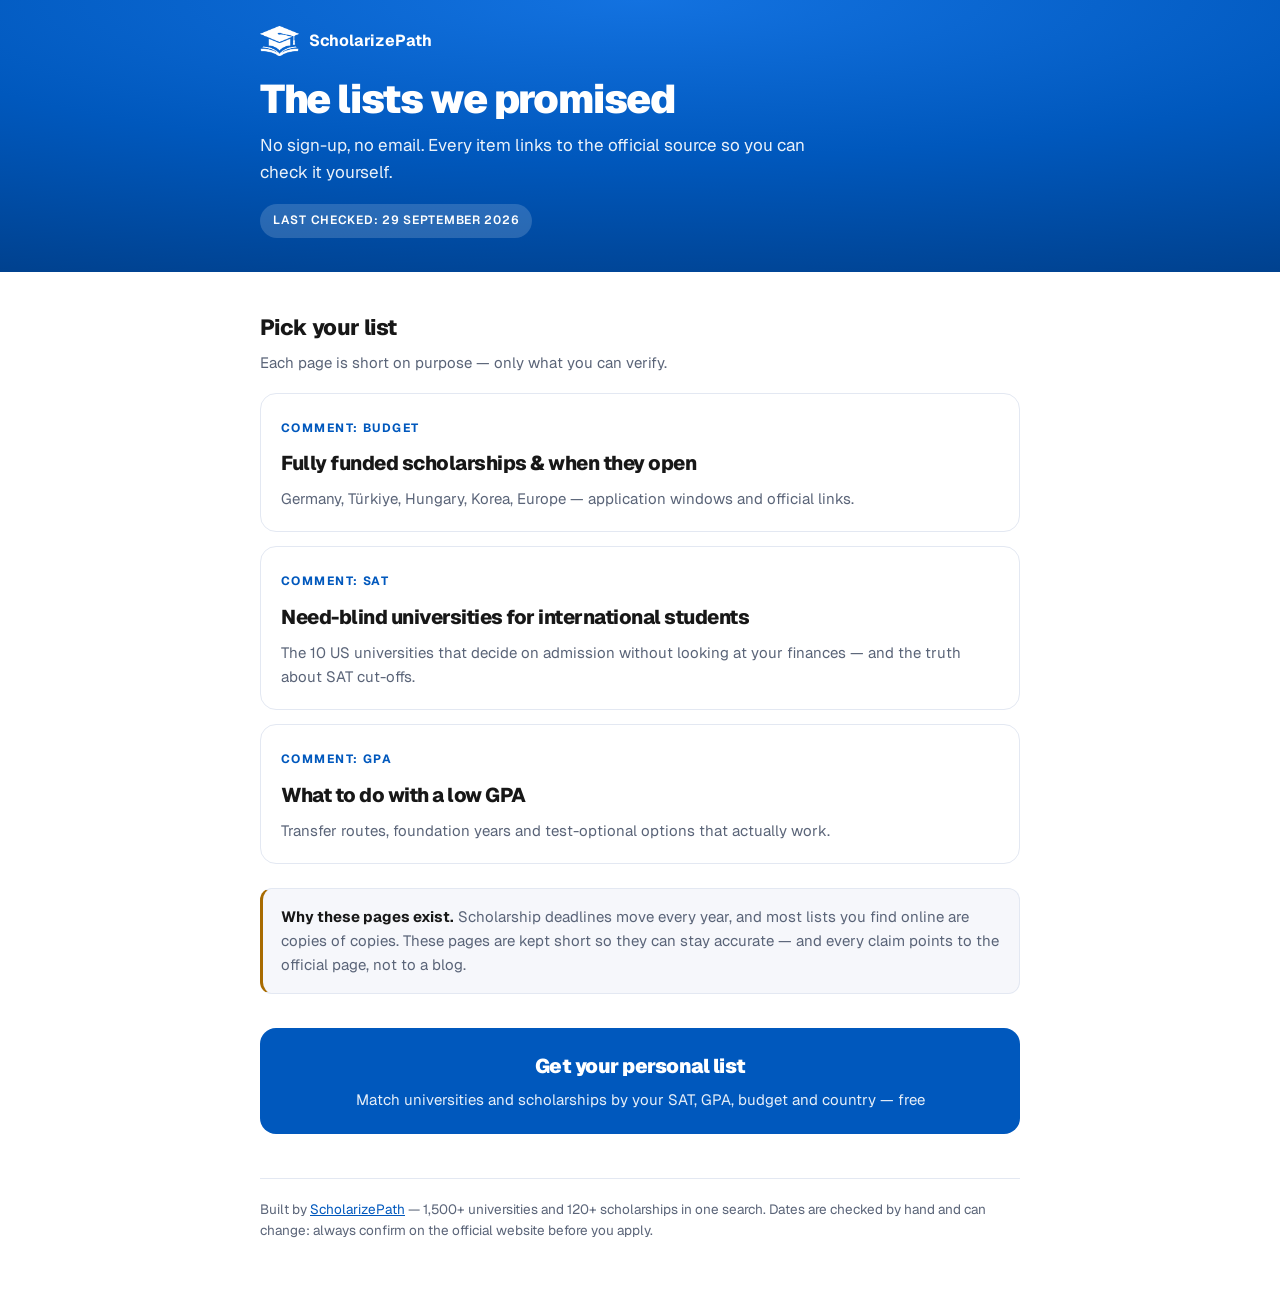
<file: index.html>
<!doctype html>
<html lang="en">
<head>
<meta charset="utf-8">
<meta name="viewport" content="width=device-width, initial-scale=1">
<title>Free Study Abroad Lists — ScholarizePath</title>
<meta name="description" content="Verified lists for international students: fully funded scholarship deadlines, need-blind universities, and routes with a low GPA.">
<link rel="preconnect" href="https://fonts.googleapis.com">
<link rel="preconnect" href="https://fonts.gstatic.com" crossorigin>
<link rel="stylesheet" href="https://fonts.googleapis.com/css2?family=Geist:wght@400;600;700;800;900&display=swap">
<link rel="stylesheet" href="style.css">
</head>
<body>

<header class="top">
  <div class="inner">
    <div class="lock"><img src="logo-icon.png" alt=""><span>ScholarizePath</span></div>
    <h1>The lists we promised</h1>
    <p>No sign-up, no email. Every item links to the official source so you can check it yourself.</p>
    <span class="checked">Last checked: 29 September 2026</span>
  </div>
</header>

<div class="wrap">
  <h2>Pick your list</h2>
  <p class="note">Each page is short on purpose — only what you can verify.</p>

  <div class="hub">
    <a class="tile" href="budget.html">
      <span class="k">Comment: BUDGET</span>
      <h3>Fully funded scholarships &amp; when they open</h3>
      <p>Germany, Türkiye, Hungary, Korea, Europe — application windows and official links.</p>
    </a>
    <a class="tile" href="sat.html">
      <span class="k">Comment: SAT</span>
      <h3>Need-blind universities for international students</h3>
      <p>The 10 US universities that decide on admission without looking at your finances — and the truth about SAT cut-offs.</p>
    </a>
    <a class="tile" href="gpa.html">
      <span class="k">Comment: GPA</span>
      <h3>What to do with a low GPA</h3>
      <p>Transfer routes, foundation years and test-optional options that actually work.</p>
    </a>
  </div>

  <div class="warn">
    <b>Why these pages exist.</b> Scholarship deadlines move every year, and most lists you find online are copies of copies. These pages are kept short so they can stay accurate — and every claim points to the official page, not to a blog.
  </div>

  <a class="cta" href="https://scholarizepath.xyz/?utm_source=instagram&amp;utm_medium=dm&amp;utm_campaign=lists">
    <b>Get your personal list</b>
    <span>Match universities and scholarships by your SAT, GPA, budget and country — free</span>
  </a>

  <footer>
    Built by <a href="https://scholarizepath.xyz/?utm_source=github&amp;utm_medium=footer">ScholarizePath</a> — 1,500+ universities and 120+ scholarships in one search.
    Dates are checked by hand and can change: always confirm on the official website before you apply.
  </footer>
</div>

</body>
</html>
</file>
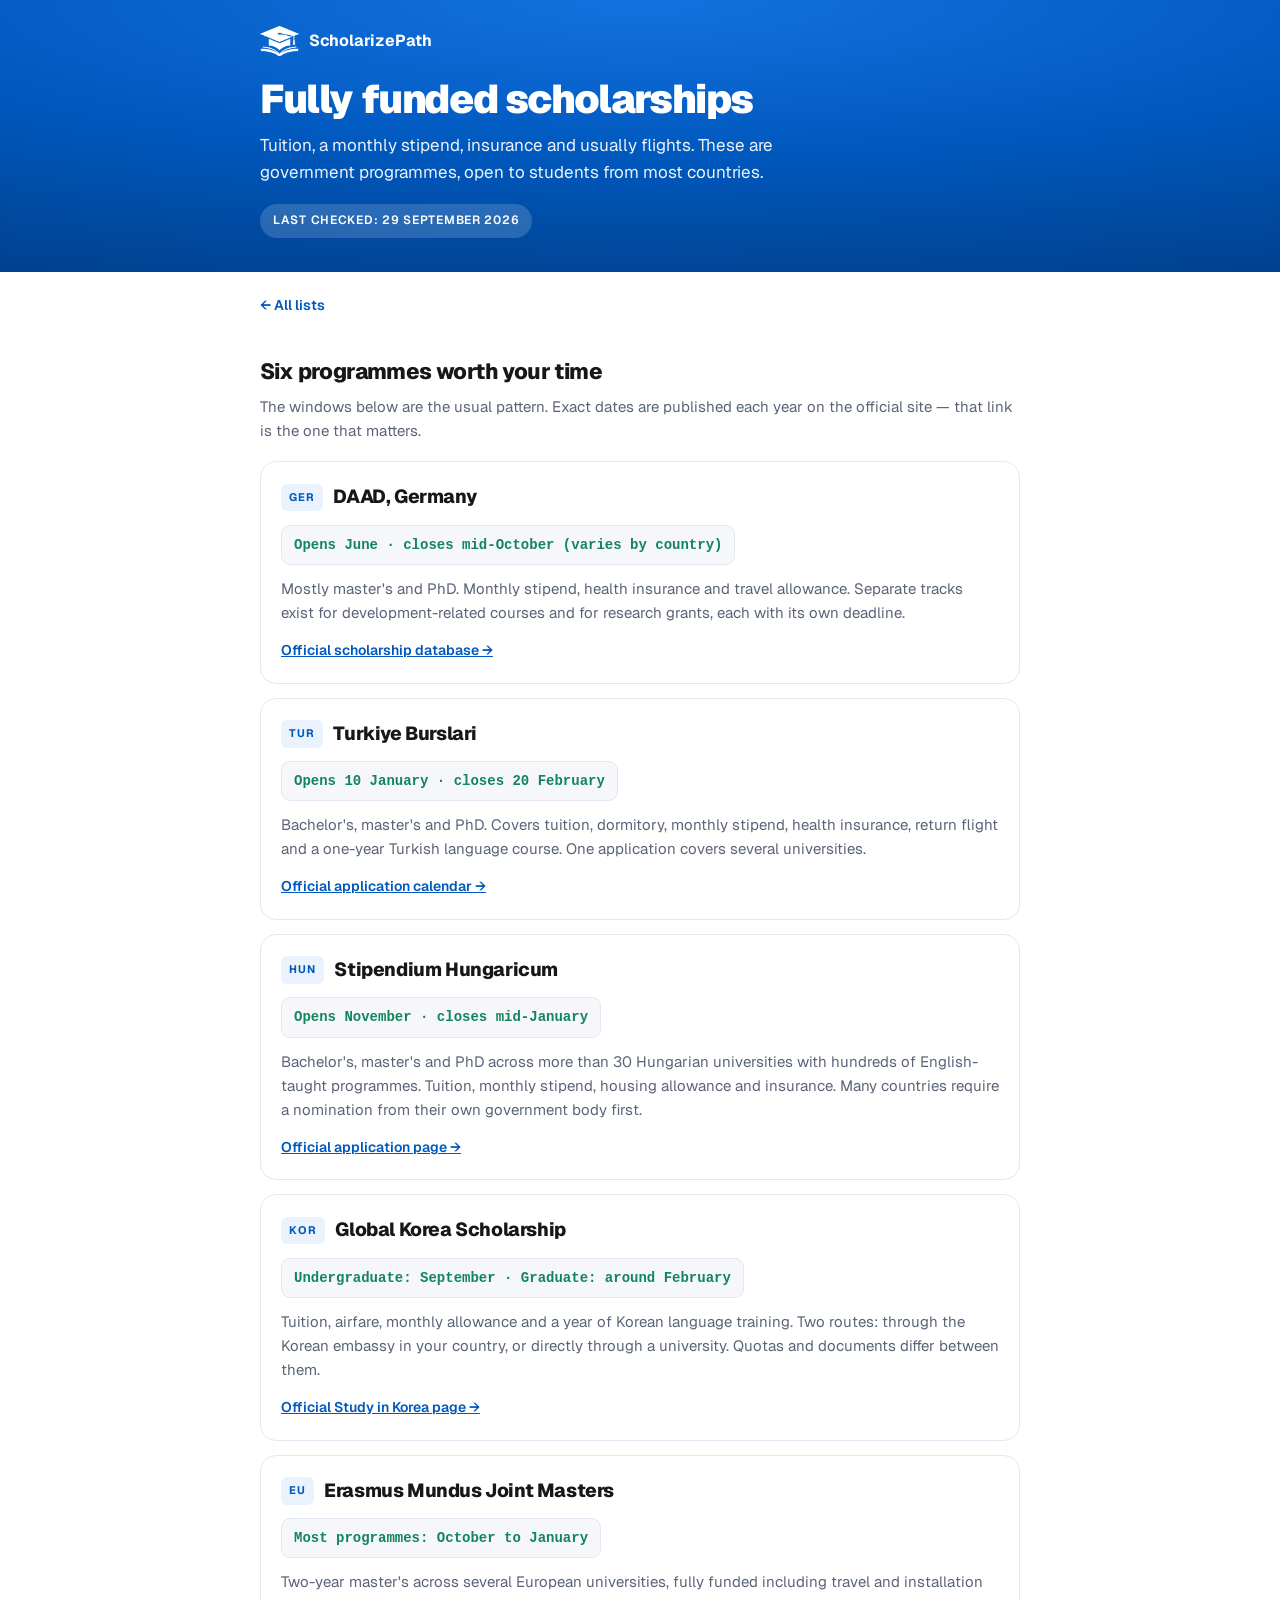
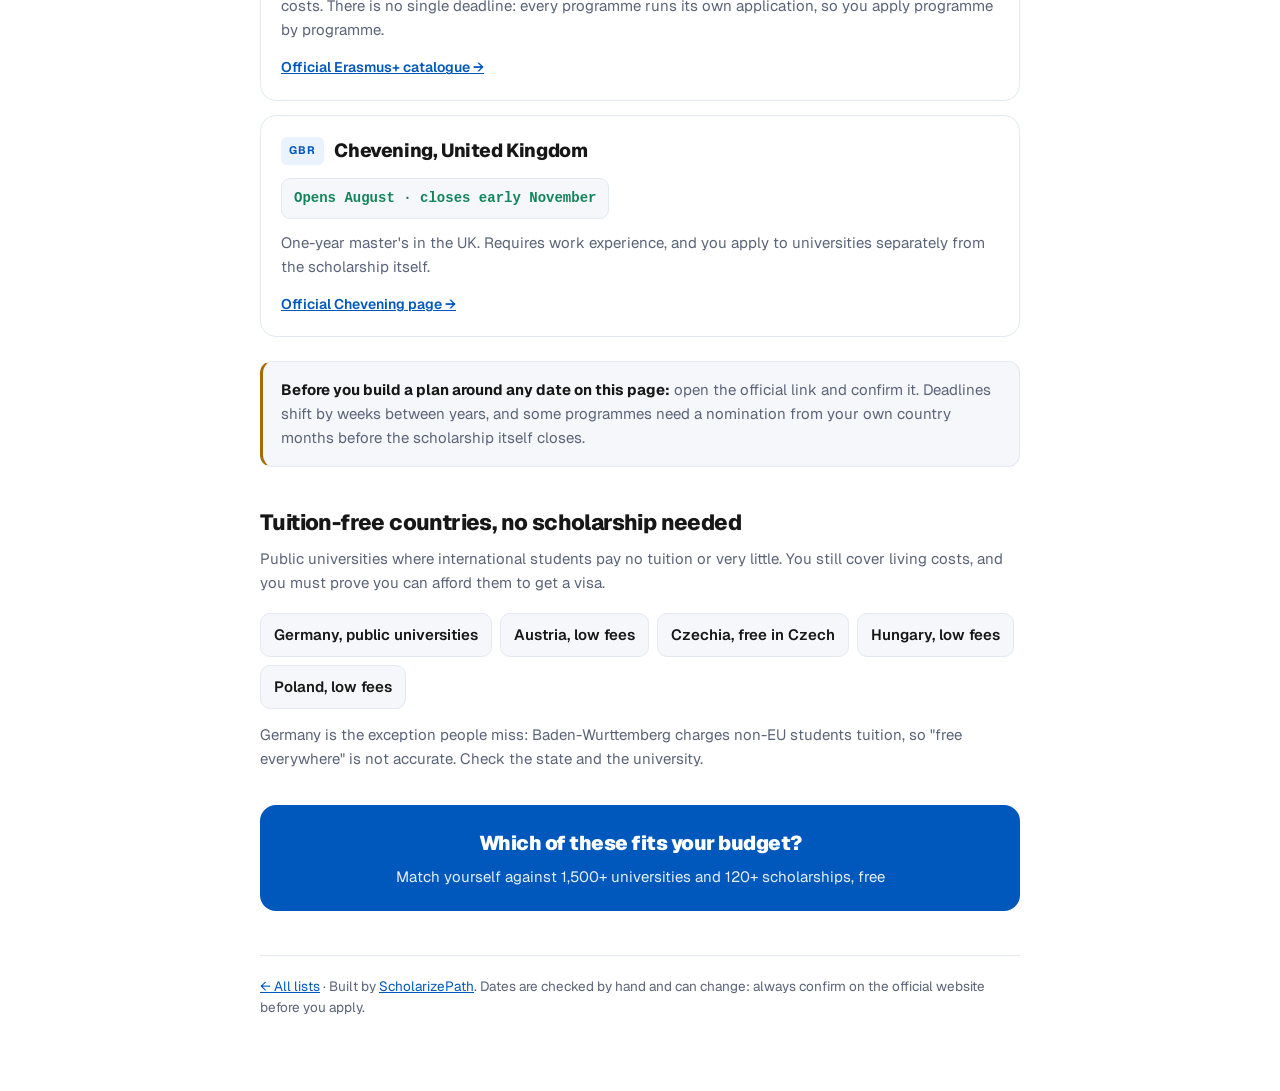
<file: budget.html>
<!doctype html>
<html lang="en">
<head>
<meta charset="utf-8">
<meta name="viewport" content="width=device-width, initial-scale=1">
<title>Fully Funded Scholarships — Deadlines for International Students</title>
<meta name="description" content="Fully funded scholarships for international students: DAAD, Turkiye Burslari, Stipendium Hungaricum, Global Korea Scholarship, Erasmus Mundus and Chevening.">
<link rel="preconnect" href="https://fonts.googleapis.com">
<link rel="preconnect" href="https://fonts.gstatic.com" crossorigin>
<link rel="stylesheet" href="https://fonts.googleapis.com/css2?family=Geist:wght@400;600;700;800;900&display=swap">
<link rel="stylesheet" href="style.css">
</head>
<body>

<header class="top">
  <div class="inner">
    <div class="lock"><img src="logo-icon.png" alt=""><span>ScholarizePath</span></div>
    <h1>Fully funded scholarships</h1>
    <p>Tuition, a monthly stipend, insurance and usually flights. These are government programmes, open to students from most countries.</p>
    <span class="checked">Last checked: 29 September 2026</span>
  </div>
</header>

<div class="wrap">
  <nav class="back"><a href="index.html">← All lists</a></nav>

  <h2>Six programmes worth your time</h2>
  <p class="note">The windows below are the usual pattern. Exact dates are published each year on the official site — that link is the one that matters.</p>

  <div class="card">
    <h3><span class="flag">GER</span> DAAD, Germany</h3>
    <div class="when">Opens June · closes mid-October (varies by country)</div>
    <p>Mostly master's and PhD. Monthly stipend, health insurance and travel allowance. Separate tracks exist for development-related courses and for research grants, each with its own deadline.</p>
    <a class="src" href="https://www.daad.org/en/find-funding/scholarship-database/" rel="noopener">Official scholarship database →</a>
  </div>

  <div class="card">
    <h3><span class="flag">TUR</span> Turkiye Burslari</h3>
    <div class="when">Opens 10 January · closes 20 February</div>
    <p>Bachelor's, master's and PhD. Covers tuition, dormitory, monthly stipend, health insurance, return flight and a one-year Turkish language course. One application covers several universities.</p>
    <a class="src" href="https://www.turkiyeburslari.gov.tr/calendar" rel="noopener">Official application calendar →</a>
  </div>

  <div class="card">
    <h3><span class="flag">HUN</span> Stipendium Hungaricum</h3>
    <div class="when">Opens November · closes mid-January</div>
    <p>Bachelor's, master's and PhD across more than 30 Hungarian universities with hundreds of English-taught programmes. Tuition, monthly stipend, housing allowance and insurance. Many countries require a nomination from their own government body first.</p>
    <a class="src" href="https://stipendiumhungaricum.hu/apply/" rel="noopener">Official application page →</a>
  </div>

  <div class="card">
    <h3><span class="flag">KOR</span> Global Korea Scholarship</h3>
    <div class="when">Undergraduate: September · Graduate: around February</div>
    <p>Tuition, airfare, monthly allowance and a year of Korean language training. Two routes: through the Korean embassy in your country, or directly through a university. Quotas and documents differ between them.</p>
    <a class="src" href="https://www.studyinkorea.go.kr/ko/plan/scholarship.do" rel="noopener">Official Study in Korea page →</a>
  </div>

  <div class="card">
    <h3><span class="flag">EU</span> Erasmus Mundus Joint Masters</h3>
    <div class="when">Most programmes: October to January</div>
    <p>Two-year master's across several European universities, fully funded including travel and installation costs. There is no single deadline: every programme runs its own application, so you apply programme by programme.</p>
    <a class="src" href="https://erasmus-plus.ec.europa.eu/opportunities/opportunities-for-individuals/students/erasmus-mundus-joint-masters-scholarships" rel="noopener">Official Erasmus+ catalogue →</a>
  </div>

  <div class="card">
    <h3><span class="flag">GBR</span> Chevening, United Kingdom</h3>
    <div class="when">Opens August · closes early November</div>
    <p>One-year master's in the UK. Requires work experience, and you apply to universities separately from the scholarship itself.</p>
    <a class="src" href="https://www.chevening.org/scholarships/" rel="noopener">Official Chevening page →</a>
  </div>

  <div class="warn">
    <b>Before you build a plan around any date on this page:</b> open the official link and confirm it. Deadlines shift by weeks between years, and some programmes need a nomination from your own country months before the scholarship itself closes.
  </div>

  <h2>Tuition-free countries, no scholarship needed</h2>
  <p class="note">Public universities where international students pay no tuition or very little. You still cover living costs, and you must prove you can afford them to get a visa.</p>
  <ul class="plain">
    <li>Germany, public universities</li>
    <li>Austria, low fees</li>
    <li>Czechia, free in Czech</li>
    <li>Hungary, low fees</li>
    <li>Poland, low fees</li>
  </ul>
  <p class="note" style="margin-top:14px">Germany is the exception people miss: Baden-Wurttemberg charges non-EU students tuition, so "free everywhere" is not accurate. Check the state and the university.</p>

  <a class="cta" href="https://scholarizepath.xyz/?utm_source=instagram&amp;utm_medium=dm&amp;utm_campaign=budget">
    <b>Which of these fits your budget?</b>
    <span>Match yourself against 1,500+ universities and 120+ scholarships, free</span>
  </a>

  <footer>
    <a href="index.html">← All lists</a> · Built by <a href="https://scholarizepath.xyz/?utm_source=github&amp;utm_medium=footer">ScholarizePath</a>.
    Dates are checked by hand and can change: always confirm on the official website before you apply.
  </footer>
</div>

</body>
</html>
</file>
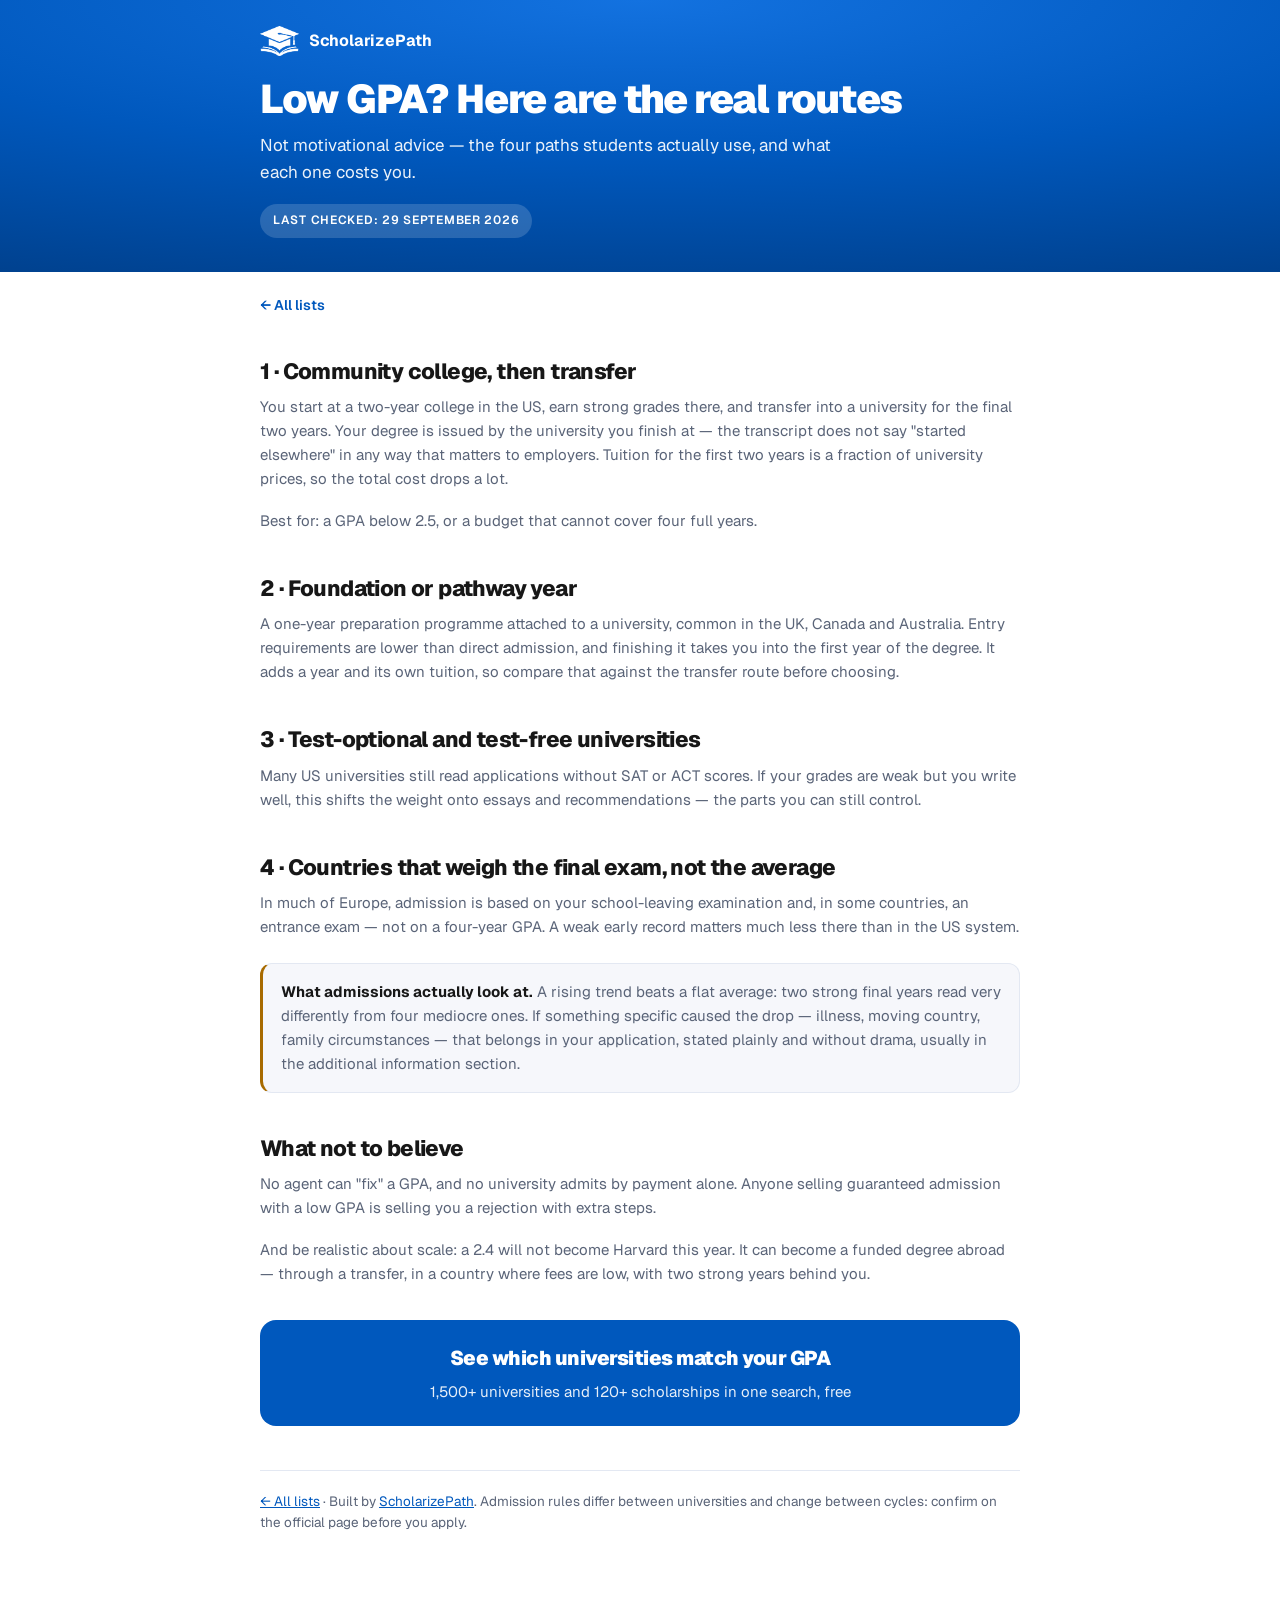
<file: gpa.html>
<!doctype html>
<html lang="en">
<head>
<meta charset="utf-8">
<meta name="viewport" content="width=device-width, initial-scale=1">
<title>Study Abroad With a Low GPA — Routes That Work</title>
<meta name="description" content="What to do if your GPA is low: transfer routes, foundation years, test-optional universities and how admissions read your grade trend.">
<link rel="preconnect" href="https://fonts.googleapis.com">
<link rel="preconnect" href="https://fonts.gstatic.com" crossorigin>
<link rel="stylesheet" href="https://fonts.googleapis.com/css2?family=Geist:wght@400;600;700;800;900&display=swap">
<link rel="stylesheet" href="style.css">
</head>
<body>

<header class="top">
  <div class="inner">
    <div class="lock"><img src="logo-icon.png" alt=""><span>ScholarizePath</span></div>
    <h1>Low GPA? Here are the real routes</h1>
    <p>Not motivational advice — the four paths students actually use, and what each one costs you.</p>
    <span class="checked">Last checked: 29 September 2026</span>
  </div>
</header>

<div class="wrap">
  <nav class="back"><a href="index.html">← All lists</a></nav>

  <h2>1 · Community college, then transfer</h2>
  <p class="note">You start at a two-year college in the US, earn strong grades there, and transfer into a university for the final two years. Your degree is issued by the university you finish at — the transcript does not say "started elsewhere" in any way that matters to employers. Tuition for the first two years is a fraction of university prices, so the total cost drops a lot.</p>
  <p class="note">Best for: a GPA below 2.5, or a budget that cannot cover four full years.</p>

  <h2>2 · Foundation or pathway year</h2>
  <p class="note">A one-year preparation programme attached to a university, common in the UK, Canada and Australia. Entry requirements are lower than direct admission, and finishing it takes you into the first year of the degree. It adds a year and its own tuition, so compare that against the transfer route before choosing.</p>

  <h2>3 · Test-optional and test-free universities</h2>
  <p class="note">Many US universities still read applications without SAT or ACT scores. If your grades are weak but you write well, this shifts the weight onto essays and recommendations — the parts you can still control.</p>

  <h2>4 · Countries that weigh the final exam, not the average</h2>
  <p class="note">In much of Europe, admission is based on your school-leaving examination and, in some countries, an entrance exam — not on a four-year GPA. A weak early record matters much less there than in the US system.</p>

  <div class="warn">
    <b>What admissions actually look at.</b> A rising trend beats a flat average: two strong final years read very differently from four mediocre ones. If something specific caused the drop — illness, moving country, family circumstances — that belongs in your application, stated plainly and without drama, usually in the additional information section.
  </div>

  <h2>What not to believe</h2>
  <p class="note">No agent can "fix" a GPA, and no university admits by payment alone. Anyone selling guaranteed admission with a low GPA is selling you a rejection with extra steps.</p>
  <p class="note">And be realistic about scale: a 2.4 will not become Harvard this year. It can become a funded degree abroad — through a transfer, in a country where fees are low, with two strong years behind you.</p>

  <a class="cta" href="https://scholarizepath.xyz/?utm_source=instagram&amp;utm_medium=dm&amp;utm_campaign=gpa">
    <b>See which universities match your GPA</b>
    <span>1,500+ universities and 120+ scholarships in one search, free</span>
  </a>

  <footer>
    <a href="index.html">← All lists</a> · Built by <a href="https://scholarizepath.xyz/?utm_source=github&amp;utm_medium=footer">ScholarizePath</a>.
    Admission rules differ between universities and change between cycles: confirm on the official page before you apply.
  </footer>
</div>

</body>
</html>
</file>
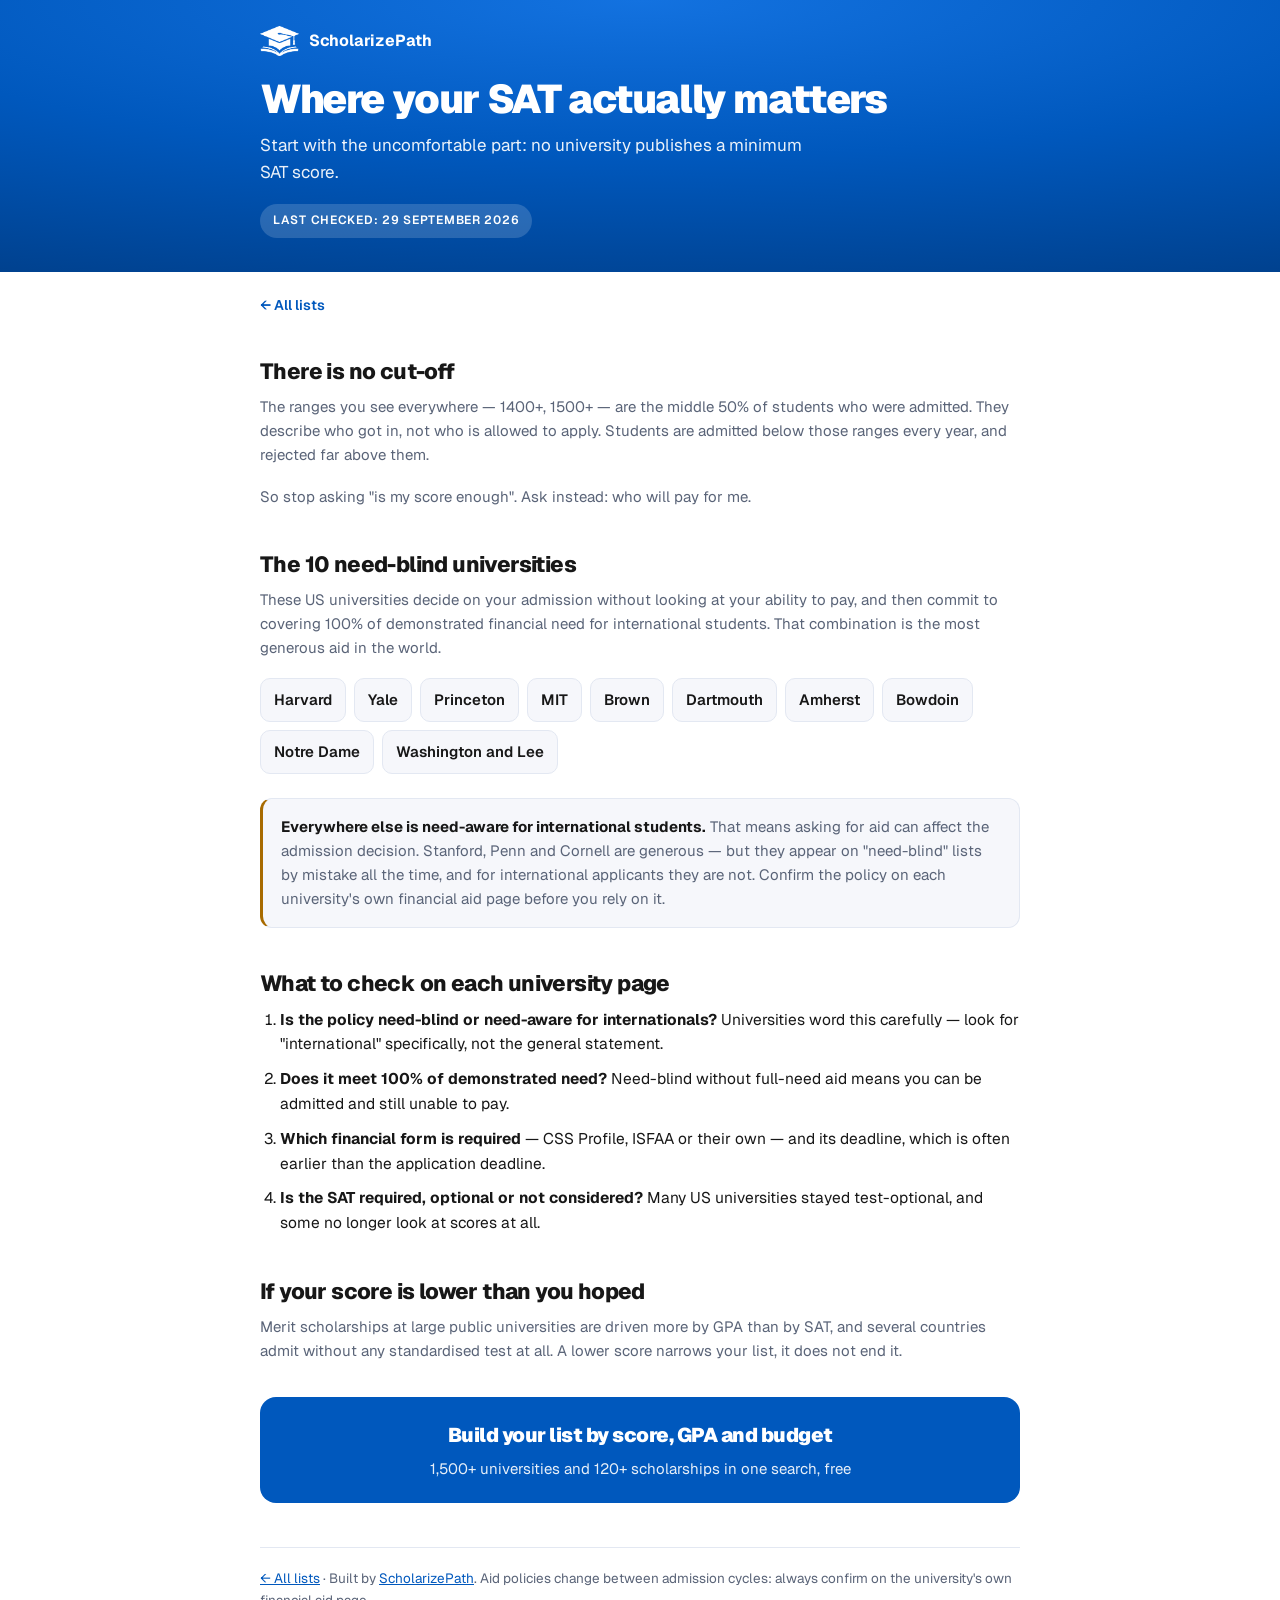
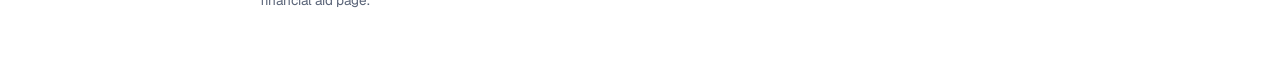
<file: sat.html>
<!doctype html>
<html lang="en">
<head>
<meta charset="utf-8">
<meta name="viewport" content="width=device-width, initial-scale=1">
<title>Need-Blind Universities for International Students</title>
<meta name="description" content="The US universities that admit international students without looking at their finances and then cover full demonstrated need, plus the truth about SAT cut-offs.">
<link rel="preconnect" href="https://fonts.googleapis.com">
<link rel="preconnect" href="https://fonts.gstatic.com" crossorigin>
<link rel="stylesheet" href="https://fonts.googleapis.com/css2?family=Geist:wght@400;600;700;800;900&display=swap">
<link rel="stylesheet" href="style.css">
</head>
<body>

<header class="top">
  <div class="inner">
    <div class="lock"><img src="logo-icon.png" alt=""><span>ScholarizePath</span></div>
    <h1>Where your SAT actually matters</h1>
    <p>Start with the uncomfortable part: no university publishes a minimum SAT score.</p>
    <span class="checked">Last checked: 29 September 2026</span>
  </div>
</header>

<div class="wrap">
  <nav class="back"><a href="index.html">← All lists</a></nav>

  <h2>There is no cut-off</h2>
  <p class="note">The ranges you see everywhere — 1400+, 1500+ — are the middle 50% of students who were admitted. They describe who got in, not who is allowed to apply. Students are admitted below those ranges every year, and rejected far above them.</p>
  <p class="note">So stop asking "is my score enough". Ask instead: who will pay for me.</p>

  <h2>The 10 need-blind universities</h2>
  <p class="note">These US universities decide on your admission without looking at your ability to pay, and then commit to covering 100% of demonstrated financial need for international students. That combination is the most generous aid in the world.</p>

  <ul class="plain">
    <li>Harvard</li><li>Yale</li><li>Princeton</li><li>MIT</li><li>Brown</li>
    <li>Dartmouth</li><li>Amherst</li><li>Bowdoin</li><li>Notre Dame</li><li>Washington and Lee</li>
  </ul>

  <div class="warn">
    <b>Everywhere else is need-aware for international students.</b> That means asking for aid can affect the admission decision. Stanford, Penn and Cornell are generous — but they appear on "need-blind" lists by mistake all the time, and for international applicants they are not. Confirm the policy on each university's own financial aid page before you rely on it.
  </div>

  <h2>What to check on each university page</h2>
  <ol class="steps">
    <li><b>Is the policy need-blind or need-aware for internationals?</b> Universities word this carefully — look for "international" specifically, not the general statement.</li>
    <li><b>Does it meet 100% of demonstrated need?</b> Need-blind without full-need aid means you can be admitted and still unable to pay.</li>
    <li><b>Which financial form is required</b> — CSS Profile, ISFAA or their own — and its deadline, which is often earlier than the application deadline.</li>
    <li><b>Is the SAT required, optional or not considered?</b> Many US universities stayed test-optional, and some no longer look at scores at all.</li>
  </ol>

  <h2>If your score is lower than you hoped</h2>
  <p class="note">Merit scholarships at large public universities are driven more by GPA than by SAT, and several countries admit without any standardised test at all. A lower score narrows your list, it does not end it.</p>

  <a class="cta" href="https://scholarizepath.xyz/?utm_source=instagram&amp;utm_medium=dm&amp;utm_campaign=sat">
    <b>Build your list by score, GPA and budget</b>
    <span>1,500+ universities and 120+ scholarships in one search, free</span>
  </a>

  <footer>
    <a href="index.html">← All lists</a> · Built by <a href="https://scholarizepath.xyz/?utm_source=github&amp;utm_medium=footer">ScholarizePath</a>.
    Aid policies change between admission cycles: always confirm on the university's own financial aid page.
  </footer>
</div>

</body>
</html>
</file>
<file: style.css>
:root{
  --brand:#0058bd;
  --brand-lit:#1372e0;
  --brand-deep:#003d86;
  --navy:#000139;
  --surface:#f6f7fb;
  --line:#e3e8f2;
  --tint:#eaf2fd;
  --ink:#171717;
  --dim:#5a6478;
  --bg:#ffffff;
  --panel:#ffffff;
  --gold:#a86b00;
  --green:#12855a;
}
@media (prefers-color-scheme: dark){
  :root{
    --brand:#6aa6ff;
    --navy:#cfe0ff;
    --surface:#121727;
    --line:#242c42;
    --tint:#16213c;
    --ink:#e9edf7;
    --dim:#98a2ba;
    --bg:#0a0d1a;
    --panel:#121727;
    --gold:#ffc53d;
    --green:#3ddc9a;
  }
}
*{box-sizing:border-box}
html{-webkit-text-size-adjust:100%}
body{
  margin:0;background:var(--bg);color:var(--ink);
  font-family:"Geist",system-ui,-apple-system,"Segoe UI",Roboto,sans-serif;
  line-height:1.6;font-size:16px;padding-inline:20px;padding-block:0 72px;
  -webkit-font-smoothing:antialiased;
}
.wrap{max-width:760px;margin-inline:auto}

header.top{
  margin-inline:-20px;padding:26px 20px 34px;
  background:radial-gradient(130% 120% at 50% 0%, var(--brand-lit) 0%, var(--brand) 48%, var(--brand-deep) 100%);
  color:#fff;
}
header.top .inner{max-width:760px;margin-inline:auto}
.lock{display:flex;align-items:center;gap:10px;font-weight:700;font-size:16px;letter-spacing:-.2px}
.lock img{height:30px;width:auto;filter:brightness(0) invert(1)}
h1{font-size:clamp(28px,7vw,40px);line-height:1.05;font-weight:900;letter-spacing:-1.4px;margin:22px 0 0;text-wrap:balance}
header.top p{margin:12px 0 0;font-size:17px;opacity:.92;max-width:52ch}
.checked{
  display:inline-block;margin-top:18px;font-size:12px;font-weight:600;letter-spacing:.06em;text-transform:uppercase;
  background:rgba(255,255,255,.16);border-radius:999px;padding:7px 13px;
}

nav.back{margin-top:22px;font-size:14px}
nav.back a{color:var(--brand);text-decoration:none;font-weight:600}
nav.back a:hover{text-decoration:underline}

h2{font-size:22px;font-weight:800;letter-spacing:-.6px;margin:38px 0 6px;text-wrap:balance}
.note{color:var(--dim);font-size:15px;margin:0 0 18px}

.card{
  background:var(--panel);border:1px solid var(--line);border-radius:16px;
  padding:20px;margin-bottom:14px;
}
.card h3{margin:0;font-size:19px;font-weight:800;letter-spacing:-.4px;display:flex;flex-wrap:wrap;gap:10px;align-items:center}
.flag{
  font-size:11px;font-weight:700;letter-spacing:.1em;color:var(--brand);
  background:var(--tint);border-radius:6px;padding:5px 8px;
}
.when{
  display:inline-block;margin-top:12px;font-family:ui-monospace,SFMono-Regular,Menlo,monospace;
  font-size:14px;font-weight:600;color:var(--green);background:var(--surface);
  border:1px solid var(--line);border-radius:9px;padding:8px 12px;
}
.card p{margin:12px 0 0;font-size:15px;color:var(--dim)}
.card a.src{display:inline-block;margin-top:14px;font-size:14px;font-weight:600;color:var(--brand)}

ul.plain{list-style:none;padding:0;margin:0;display:flex;flex-wrap:wrap;gap:8px}
ul.plain li{background:var(--surface);border:1px solid var(--line);border-radius:10px;padding:9px 13px;font-size:15px;font-weight:600}

ol.steps{padding-left:20px;margin:0}
ol.steps li{margin-bottom:10px;font-size:15.5px}

.warn{
  background:var(--surface);border:1px solid var(--line);border-left:3px solid var(--gold);
  border-radius:12px;padding:16px 18px;font-size:15px;color:var(--dim);margin:24px 0;
}
.warn b{color:var(--ink)}

.cta{
  display:block;margin-top:34px;text-align:center;text-decoration:none;
  background:var(--brand);color:#fff;border-radius:16px;padding:22px 24px;
}
.cta b{display:block;font-size:20px;font-weight:900;letter-spacing:-.5px}
.cta span{display:block;margin-top:6px;font-size:15px;opacity:.9}

.hub{display:grid;gap:14px;margin-top:8px}
a.tile{
  display:block;text-decoration:none;color:inherit;background:var(--panel);
  border:1px solid var(--line);border-radius:16px;padding:20px;
}
a.tile:hover{border-color:var(--brand)}
a.tile .k{font-size:12px;font-weight:700;letter-spacing:.12em;text-transform:uppercase;color:var(--brand)}
a.tile h3{margin:8px 0 0;font-size:20px;font-weight:800;letter-spacing:-.5px}
a.tile p{margin:8px 0 0;font-size:15px;color:var(--dim)}

footer{margin-top:44px;padding-top:20px;border-top:1px solid var(--line);color:var(--dim);font-size:13.5px}
footer a{color:var(--brand)}
</file>
